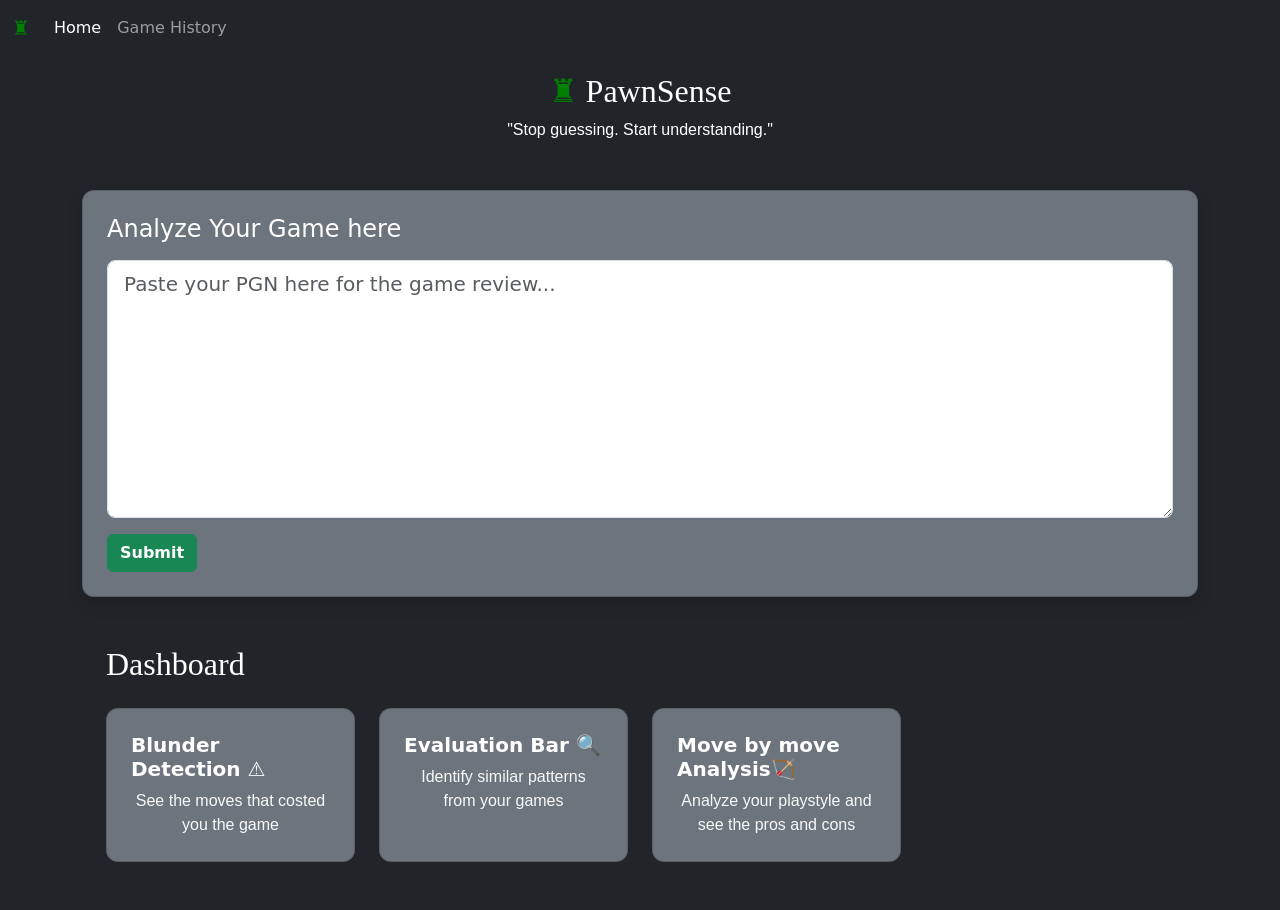
<file: templates/index.html>
<!DOCTYPE html>
<head>
    <title>Home - PawnSense</title>
    <link href="https://cdn.jsdelivr.net/npm/bootstrap@5.3.8/dist/css/bootstrap.min.css" rel="stylesheet">
    <link href = "../static/styles.css" rel = "stylesheet">
    <link rel = "icon" href = "../static/favicon.png.png">
    <meta name ="viewport" content = "width = device-width , initial-scale = 1.0">
</head>
<body class="bg-dark text-white">
    <nav class="navbar navbar-expand-lg navbar-dark bg-dark">
  <div class="container-fluid">
    <a class="navbar-brand" href="/"><span style="color: green;">♜</span></a>
    <button class="navbar-toggler" type="button" data-bs-toggle="collapse" data-bs-target="#navbarNavDropdown" aria-controls="navbarNavDropdown" aria-expanded="false" aria-label="Toggle navigation">
      <span class="navbar-toggler-icon"></span>
    </button>
    <div class="collapse navbar-collapse" id="navbarNavDropdown">
      <ul class="navbar-nav">
        <li class="nav-item">
          <a class="nav-link active" aria-current="page" href="#">Home</a>
        </li>
        <li class="nav-item">
          <a class="nav-link" href="/game_history">Game History</a>
        </li>
      </ul>
    </div>
  </div>
</nav>

<div class = "container mt-3">
<div>
<h2><span style="color: green;">♜</span> PawnSense </h2>
<p>"Stop guessing. Start understanding."  </p>
</div>

<div class="mt-5">
  <div class="card bg-secondary text-white p-4 shadow">

    <h4 class="mb-3">Analyze Your Game here</h4>

  <form method = "POST" action="/analyze">
    <textarea class="form-control form-control-lg mb-3" rows="8" name = "pgn_text" placeholder="Paste your PGN here for the game review..."></textarea>
    <button class="btn btn-success fw-semibold">Submit</button>
  </form>

  </div>
</div>

 <div class="flex-grow-1 p-4 mt-4 h-100">
    <div class="d-flex justify-content-between mb-3 h-100">
      <h2>Dashboard</h2>
    </div>
    <div class="row mb-4">
      <div class="col-md-3"><div class="card bg-secondary text-white p-4 h-100"><h5 class="fw-bold">Blunder Detection ⚠️</h5><p class = "text-light mb-0">See the moves that costed you the game</p></div></div>
      <div class="col-md-3"><div class="card bg-secondary text-white p-4 h-100"><h5 class="fw-bold">Evaluation Bar 🔍</h5><p class = "text-light mb-0">Identify similar patterns from your games</p></div></div>
      <div class="col-md-3"><div class="card bg-secondary text-white p-4 h-100"><h5 class="fw-bold">Move by move Analysis🏹</h5><p class = "text-light mb-0">Analyze your playstyle and see the pros and cons</p></div></div>
    </div>

</div>
</body>
</file>
<file: static/styles.css>
h2{
    text-align: center;
    font-family: 'Times New Roman', Times, serif;
}
p{
    font-family: Arial, Helvetica, sans-serif;
    text-align: center;
    font-size: medium;
}
.nav-link:hover {
    color: #00ff88 !important;
}
.card:hover {
  transform: scale(1.02);
  transition: 0.2s;
}
textarea::placeholder {
  color: #cccccc;
  opacity: 1; 
}
.card {
    border-radius: 12px;
    transition: 0.2s ease;
}
#evalBarContainer {
    width: 30px;
    height: 500px;
    border: 1px solid white;
    margin-right: 15px;
    display: flex;
    flex-direction: column;
}

#evalBarWhite {
    background-color: white;
    width: 100%;
    height: 50%;
    transition: height 0.3s ease;
}

#evalBarBlack {
    background-color: black;
    width: 100%;
    height: 50%;
    transition: height 0.3s ease;
}
</file>
